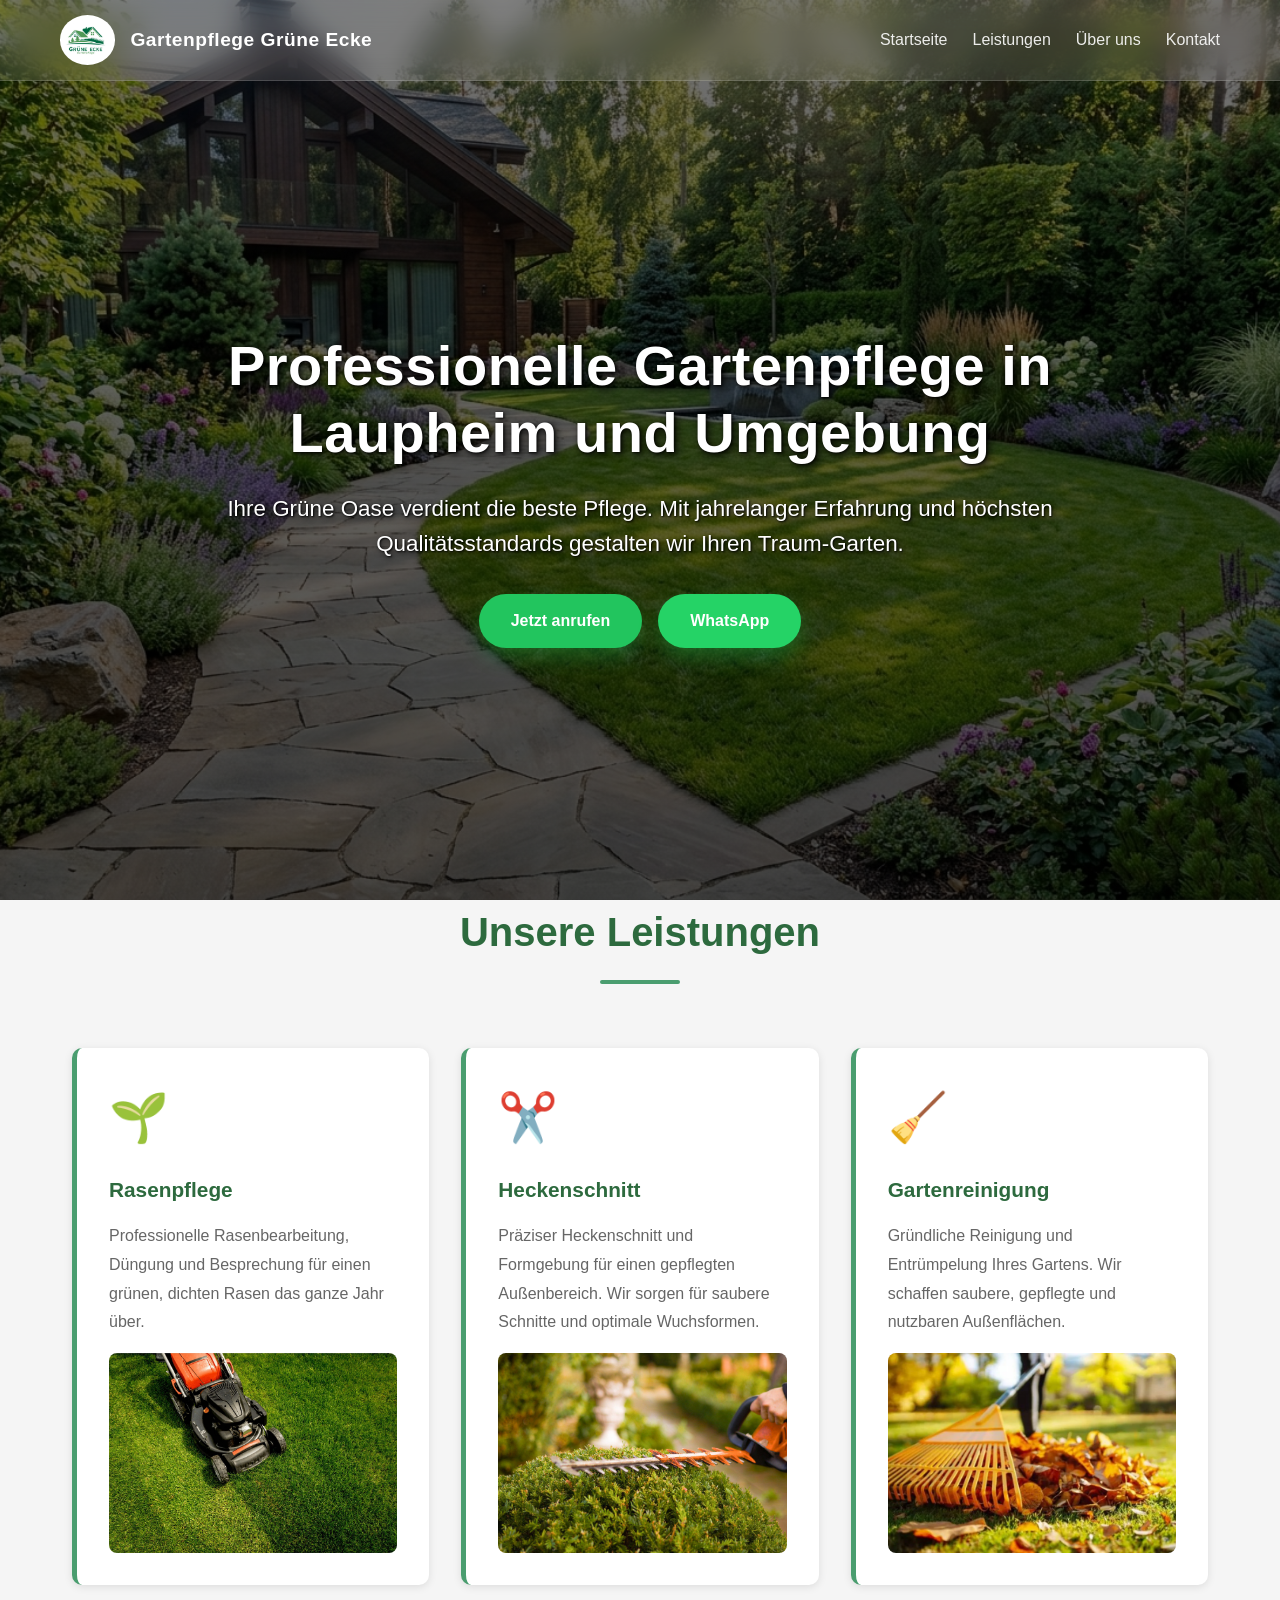
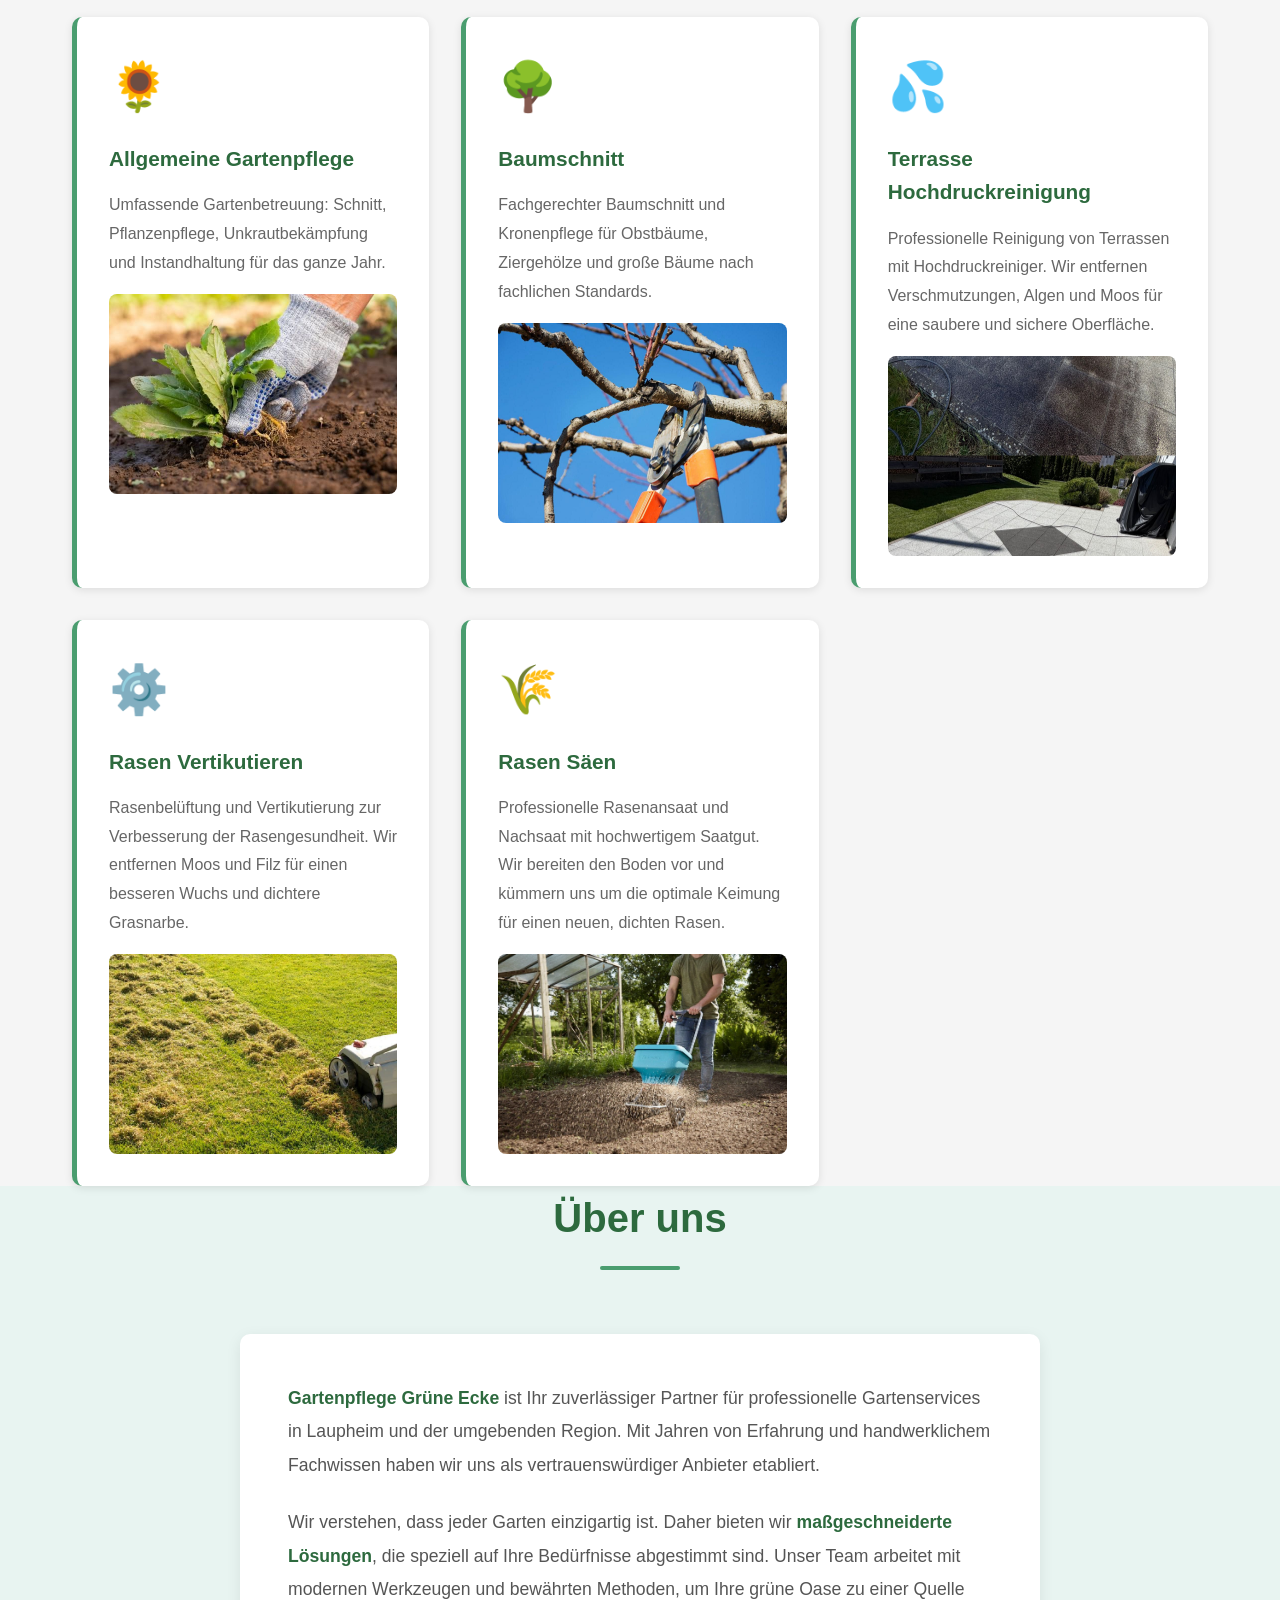
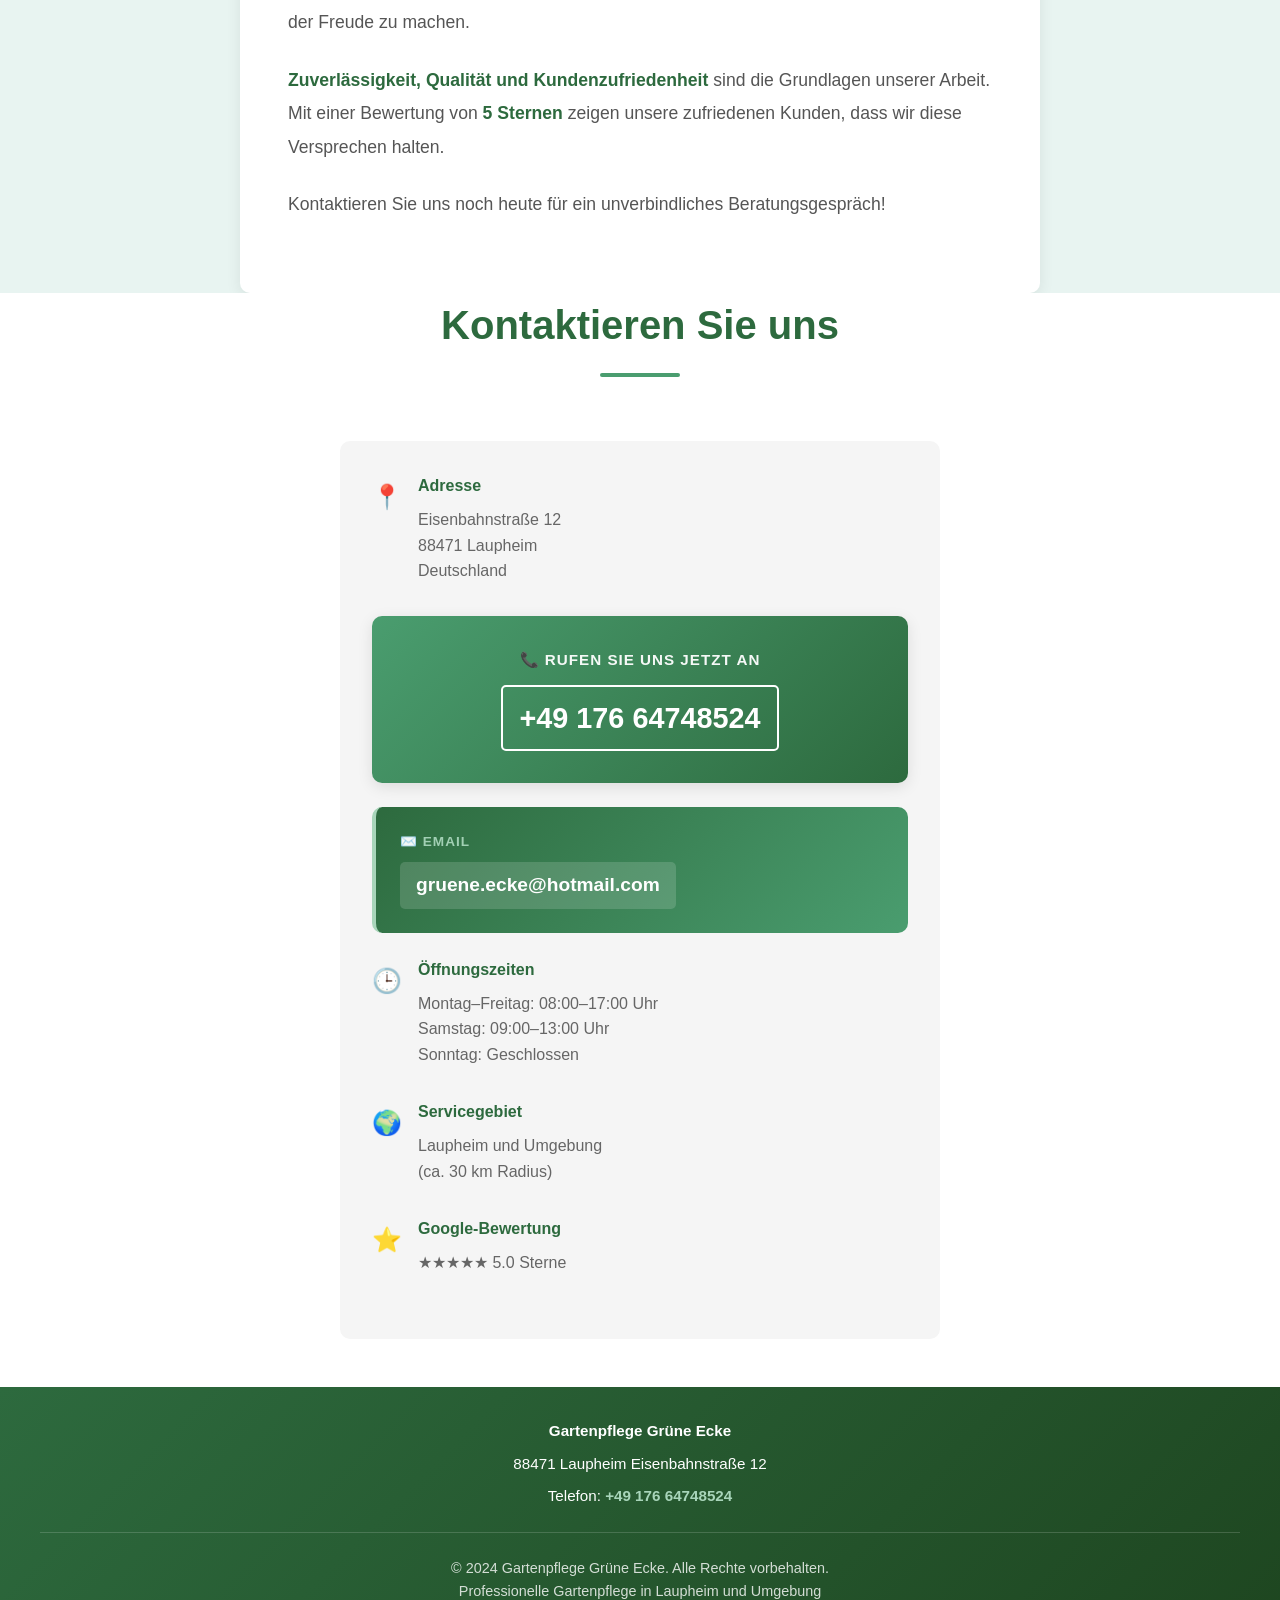
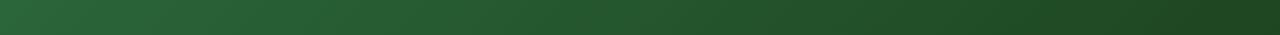
<file: index.html>
<!doctype html>
<html lang="de">
  <head>
    <meta charset="UTF-8" />
    <meta name="viewport" content="width=device-width, initial-scale=1.0" />
    <link rel="icon" type="image/png" href="/photos/newLogo.png" />
    <title>
      Gartenpflege Grüne Ecke - Professionelle Gartenservices in Laupheim
    </title>

    <link rel="stylesheet" href="styles.css" />
  </head>
  <body>
    <!-- ========== Header mit Navigation ========== -->
    <header>
      <div class="header-container">
        <div class="logo">
          <img src="photos/newLogo.png" alt="Grüne Ecke Logo" />
          <h6>Gartenpflege Grüne Ecke</h6>
        </div>
        <nav>
          <button class="menu-toggle" id="menuToggle">☰</button>
          <ul id="navMenu">
            <li><a href="#startseite">Startseite</a></li>
            <li><a href="#leistungen">Leistungen</a></li>
            <li><a href="#uber-uns">Über uns</a></li>
            <li><a href="#kontakt">Kontakt</a></li>
          </ul>
        </nav>
      </div>
    </header>

    <!-- ========== Hero Section ========== -->
    <section class="hero" id="startseite">
      <div class="hero-content">
        <h1>Professionelle Gartenpflege in Laupheim und Umgebung</h1>
        <p>
          Ihre Grüne Oase verdient die beste Pflege. Mit jahrelanger Erfahrung
          und höchsten Qualitätsstandards gestalten wir Ihren Traum-Garten.
        </p>
        <div class="button-group">
          <a href="tel:+4917664748524" class="cta-button">Jetzt anrufen</a>
          <a
            href="https://wa.me/4917664748524"
            class="whatsapp-button"
            target="_blank"
            >WhatsApp</a
          >
        </div>
      </div>
    </section>

    <!-- ========== Services / Leistungen ========== -->
    <section class="services" id="leistungen">
      <div class="container">
        <h2 class="section-title">Unsere Leistungen</h2>
        <div class="services-grid">
          <!-- Service 1: Rasenpflege -->
          <div class="service-card">
            <div class="service-icon">🌱</div>
            <h3>Rasenpflege</h3>
            <p>
              Professionelle Rasenbearbeitung, Düngung und Besprechung für einen
              grünen, dichten Rasen das ganze Jahr über.
            </p>
            <img
              src="photos/Rasenpflege.jpeg"
              alt="Rasenpflege"
              class="service-image"
            />
          </div>

          <!-- Service 2: Heckenschnitt -->
          <div class="service-card">
            <div class="service-icon">✂️</div>
            <h3>Heckenschnitt</h3>
            <p>
              Präziser Heckenschnitt und Formgebung für einen gepflegten
              Außenbereich. Wir sorgen für saubere Schnitte und optimale
              Wuchsformen.
            </p>
            <img
              src="photos/Heckenschnitt.jpeg"
              alt="Heckenschnitt"
              class="service-image"
            />
          </div>

          <!-- Service 3: Gartenreinigung -->
          <div class="service-card">
            <div class="service-icon">🧹</div>
            <h3>Gartenreinigung</h3>
            <p>
              Gründliche Reinigung und Entrümpelung Ihres Gartens. Wir schaffen
              saubere, gepflegte und nutzbaren Außenflächen.
            </p>
            <img
              src="photos/Gartenreinigung.jpeg"
              alt="Gartenreinigung"
              class="service-image"
            />
          </div>

          <!-- Service 5: Allgemeine Gartenpflege -->
          <div class="service-card">
            <div class="service-icon">🌻</div>
            <h3>Allgemeine Gartenpflege</h3>
            <p>
              Umfassende Gartenbetreuung: Schnitt, Pflanzenpflege,
              Unkrautbekämpfung und Instandhaltung für das ganze Jahr.
            </p>
            <img
              src="photos/Allgemeine Gartenpflege.jpeg"
              alt="Allgemeine Gartenpflege"
              class="service-image"
            />
          </div>

          <!-- Zusätzlicher Service -->
          <div class="service-card">
            <div class="service-icon">🌳</div>
            <h3>Baumschnitt</h3>
            <p>
              Fachgerechter Baumschnitt und Kronenpflege für Obstbäume,
              Ziergehölze und große Bäume nach fachlichen Standards.
            </p>
            <img
              src="photos/Baumachnitt.jpeg"
              alt="Baumschnitt"
              class="service-image"
            />
          </div>

          <!-- Service 6: Terrasse washen -->
          <div class="service-card">
            <div class="service-icon">💦</div>
            <h3>Terrasse Hochdruckreinigung</h3>
            <p>
              Professionelle Reinigung von Terrassen mit Hochdruckreiniger. Wir
              entfernen Verschmutzungen, Algen und Moos für eine saubere und
              sichere Oberfläche.
            </p>
            <img
              src="photos/Terrasse mit Hochdruckreiniger waschen.jpeg"
              alt="Terrasse Hochdruckreinigung"
              class="service-image"
            />
          </div>

          <!-- Service 7: Rasen vertikutieren -->
          <div class="service-card">
            <div class="service-icon">⚙️</div>
            <h3>Rasen Vertikutieren</h3>
            <p>
              Rasenbelüftung und Vertikutierung zur Verbesserung der
              Rasengesundheit. Wir entfernen Moos und Filz für einen besseren
              Wuchs und dichtere Grasnarbe.
            </p>
            <img
              src="photos/Rasen vertikutieren.jpeg"
              alt="Rasen Vertikutieren"
              class="service-image"
            />
          </div>

          <!-- Service 8: Rasen säen -->
          <div class="service-card">
            <div class="service-icon">🌾</div>
            <h3>Rasen Säen</h3>
            <p>
              Professionelle Rasenansaat und Nachsaat mit hochwertigem Saatgut.
              Wir bereiten den Boden vor und kümmern uns um die optimale Keimung
              für einen neuen, dichten Rasen.
            </p>
            <img
              src="photos/Rasen säen.jpeg"
              alt="Rasen Säen"
              class="service-image"
            />
          </div>
        </div>
      </div>
    </section>

    <!-- ========== About / Über uns ========== -->
    <section class="about" id="uber-uns">
      <div class="container">
        <h2 class="section-title">Über uns</h2>
        <div class="about-content">
          <p>
            <strong>Gartenpflege Grüne Ecke</strong> ist Ihr zuverlässiger
            Partner für professionelle Gartenservices in Laupheim und der
            umgebenden Region. Mit Jahren von Erfahrung und handwerklichem
            Fachwissen haben wir uns als vertrauenswürdiger Anbieter etabliert.
          </p>
          <p>
            Wir verstehen, dass jeder Garten einzigartig ist. Daher bieten wir
            <strong>maßgeschneiderte Lösungen</strong>, die speziell auf Ihre
            Bedürfnisse abgestimmt sind. Unser Team arbeitet mit modernen
            Werkzeugen und bewährten Methoden, um Ihre grüne Oase zu einer
            Quelle der Freude zu machen.
          </p>
          <p>
            <strong>Zuverlässigkeit, Qualität und Kundenzufriedenheit</strong>
            sind die Grundlagen unserer Arbeit. Mit einer Bewertung von
            <strong>5 Sternen</strong> zeigen unsere zufriedenen Kunden, dass
            wir diese Versprechen halten.
          </p>
          <p>
            Kontaktieren Sie uns noch heute für ein unverbindliches
            Beratungsgespräch!
          </p>
        </div>
      </div>
    </section>

    <!-- ========== Contact / Kontakt ========== -->
    <section class="contact" id="kontakt">
      <div class="container">
        <h2 class="section-title">Kontaktieren Sie uns</h2>
        <div class="contact-wrapper">
          <!-- Kontaktinformationen -->
          <div class="contact-info">
            <div class="contact-item">
              <div class="contact-icon">📍</div>
              <div class="contact-text">
                <h4>Adresse</h4>

                <p>Eisenbahnstraße 12<br />88471 Laupheim<br />Deutschland</p>
              </div>
            </div>

            <div class="phone-highlight">
              <h3>📞 Rufen Sie uns jetzt an</h3>
              <a href="tel:+4917664748524">+49 176 64748524</a>
            </div>

            <div class="email-highlight">
              <h4>✉️ Email</h4>
              <a href="mailto:gruene.ecke@hotmail.com"
                >gruene.ecke@hotmail.com</a
              >
            </div>

            <div class="contact-item">
              <div class="contact-icon">🕒</div>
              <div class="contact-text">
                <h4>Öffnungszeiten</h4>
                <p>
                  Montag–Freitag: 08:00–17:00 Uhr<br />Samstag: 09:00–13:00
                  Uhr<br />Sonntag: Geschlossen
                </p>
              </div>
            </div>

            <div class="contact-item">
              <div class="contact-icon">🌍</div>
              <div class="contact-text">
                <h4>Servicegebiet</h4>
                <p>Laupheim und Umgebung<br />(ca. 30 km Radius)</p>
              </div>
            </div>

            <div class="contact-item">
              <div class="contact-icon">⭐</div>
              <div class="contact-text">
                <h4>Google-Bewertung</h4>
                <p>★★★★★ 5.0 Sterne</p>
              </div>
            </div>
          </div>
        </div>
      </div>
    </section>

    <!-- ========== Footer ========== -->
    <footer>
      <div class="footer-content">
        <div class="footer-contact">
          <p><strong>Gartenpflege Grüne Ecke</strong></p>
          <p>88471 Laupheim Eisenbahnstraße 12</p>
          <p>
            Telefon:
            <a
              href="tel:+4917664748524"
              class="phone-link"
              style="color: var(--light-green)"
              >+49 176 64748524</a
            >
          </p>
        </div>
        <div class="footer-copyright">
          <p>&copy; 2024 Gartenpflege Grüne Ecke. Alle Rechte vorbehalten.</p>
          <p>Professionelle Gartenpflege in Laupheim und Umgebung</p>
        </div>
      </div>
    </footer>

    <script>
      /* ========== Mobile Menu Toggle ========== */
      const menuToggle = document.getElementById("menuToggle");
      const navMenu = document.getElementById("navMenu");

      menuToggle.addEventListener("click", function () {
        navMenu.classList.toggle("active");
      });

      // Menu ausblenden, wenn ein Link geklickt wird
      const navLinks = navMenu.querySelectorAll("a");
      navLinks.forEach((link) => {
        link.addEventListener("click", function () {
          navMenu.classList.remove("active");
        });
      });

      /* ========== Smooth Scrolling für Navigationslinks ========== */
      document.querySelectorAll('a[href^="#"]').forEach((anchor) => {
        anchor.addEventListener("click", function (e) {
          e.preventDefault();
          const target = document.querySelector(this.getAttribute("href"));
          if (target) {
            target.scrollIntoView({
              behavior: "smooth",
              block: "start",
            });
          }
        });
      });

      /* ========== CTA Button Functionality ========== */
      document
        .querySelector(".cta-button")
        .addEventListener("click", function (e) {
          // Link führt direkt zu Telefon, aber wir können auch Analytics hinzufügen
          console.log("CTA Button clicked - Calling: +49 176 64748524");
        });
    </script>
  </body>
</html>
</file>
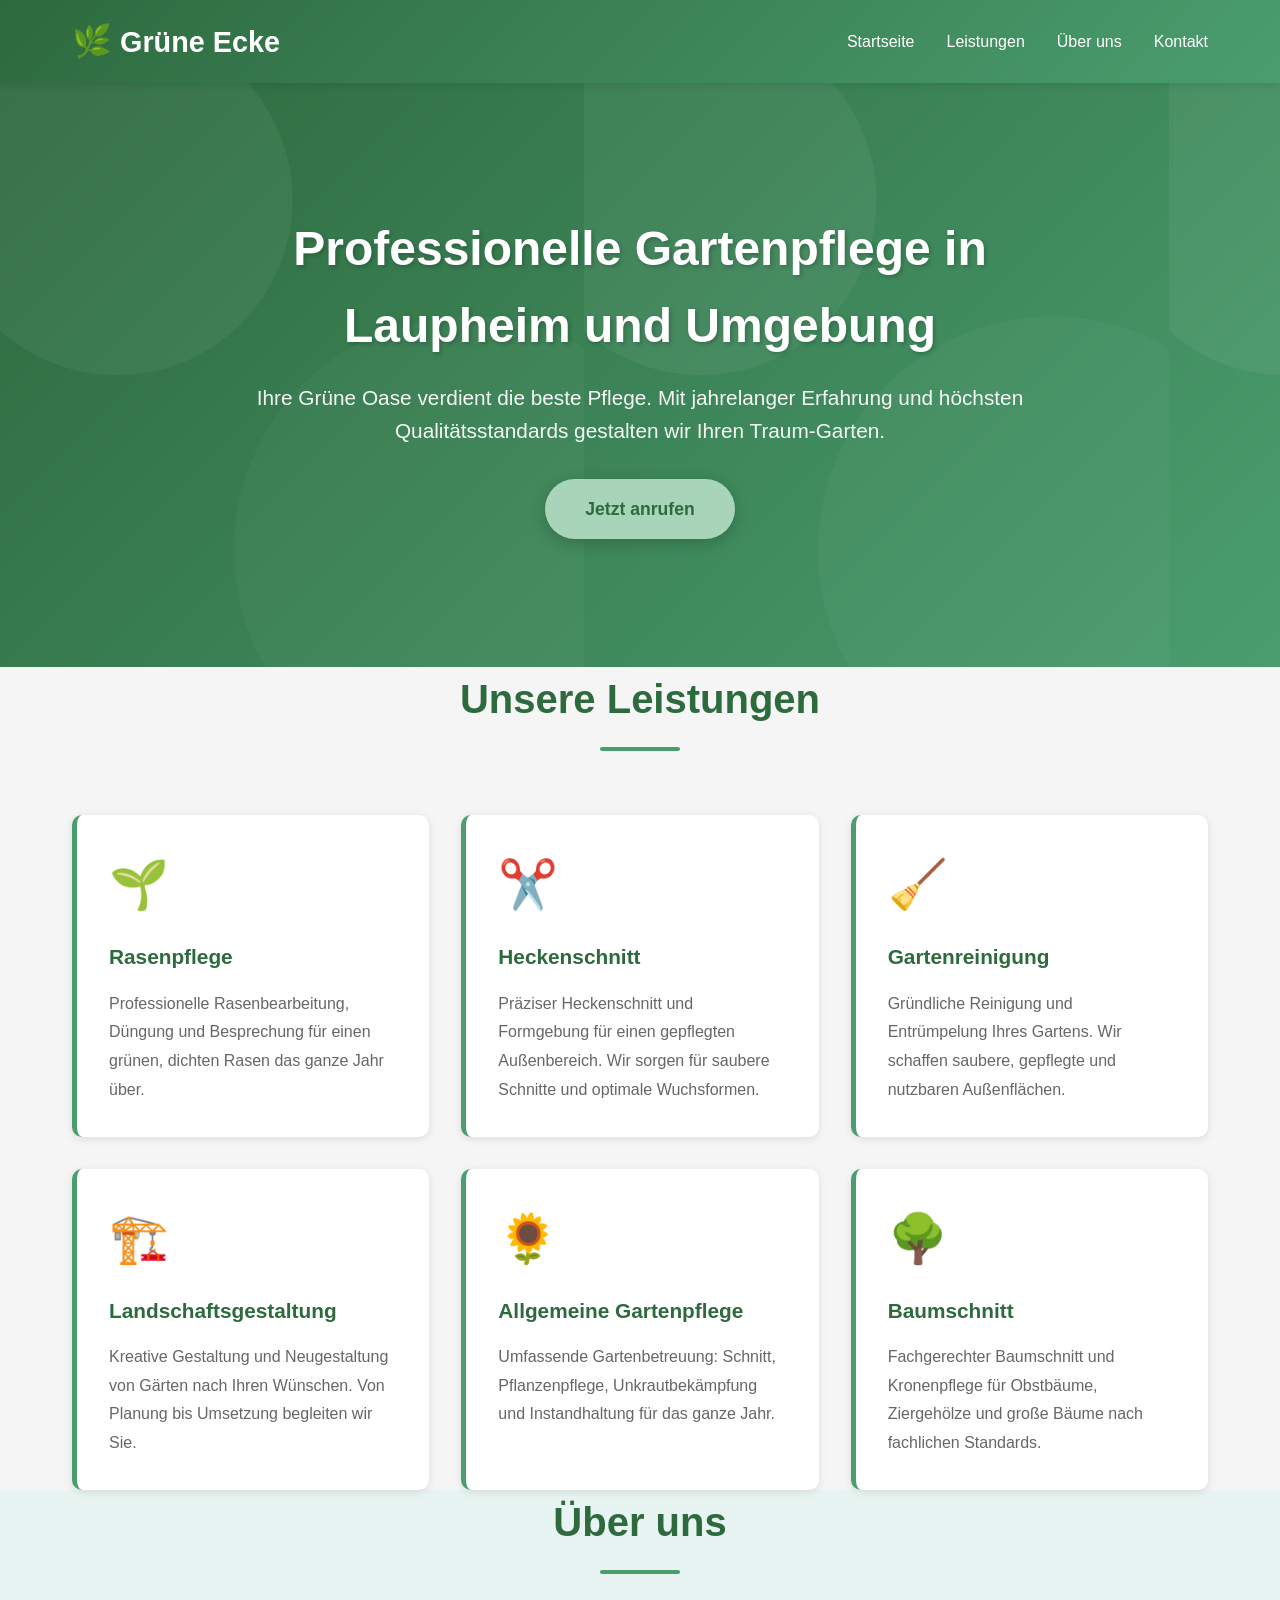
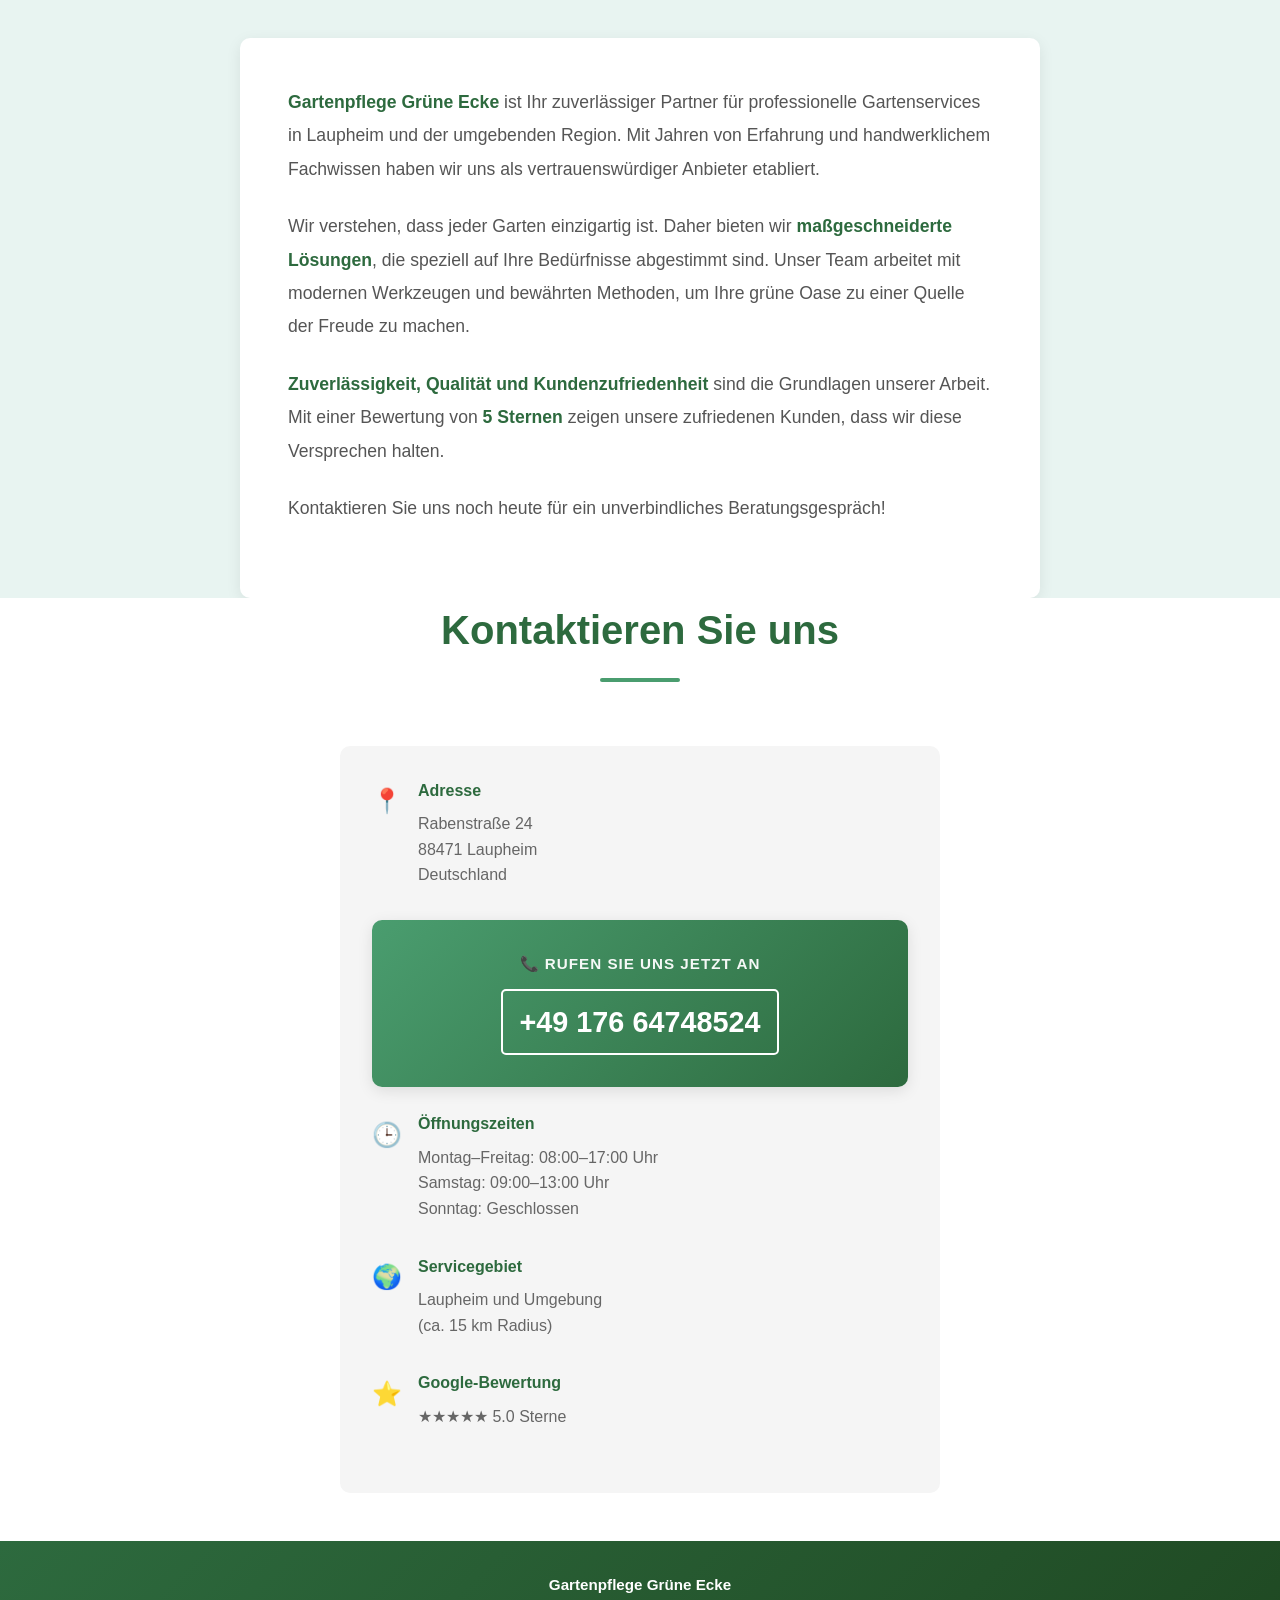
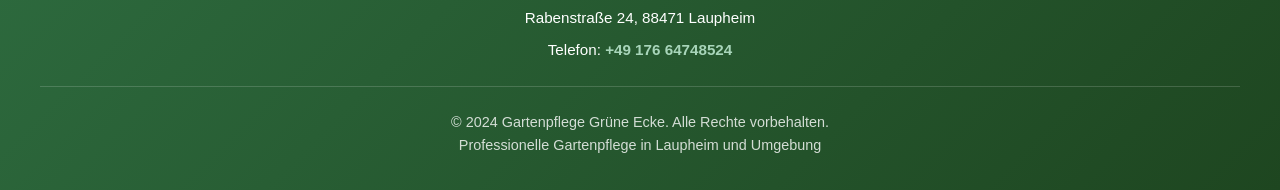
<file: gruneecke.html>
<!doctype html>
<html lang="de">
  <head>
    <meta charset="UTF-8" />
    <meta name="viewport" content="width=device-width, initial-scale=1.0" />
    <title>
      Gartenpflege Grüne Ecke - Professionelle Gartenservices in Laupheim
    </title>

    <style>
      /* ========== CSS Reset und Basis-Styling ========== */
      * {
        margin: 0;
        padding: 0;
        box-sizing: border-box;
      }

      :root {
        /* Grüne Farbpalette */
        --primary-green: #2d6a3e;
        --secondary-green: #4a9d6f;
        --light-green: #a8d5ba;
        --pale-green: #e8f4f1;
        --accent-green: #1e4620;

        /* Zusätzliche Farben */
        --white: #ffffff;
        --dark-gray: #333333;
        --light-gray: #f5f5f5;
        --border-gray: #e0e0e0;
      }

      body {
        font-family: "Segoe UI", Tahoma, Geneva, Verdana, sans-serif;
        line-height: 1.6;
        color: var(--dark-gray);
        background-color: var(--white);
      }

      /* ========== Header und Navigation ========== */
      header {
        background: linear-gradient(
          135deg,
          var(--primary-green) 0%,
          var(--secondary-green) 100%
        );
        color: var(--white);
        padding: 1rem 0;
        position: sticky;
        top: 0;
        z-index: 1000;
        box-shadow: 0 2px 8px rgba(0, 0, 0, 0.1);
      }

      .header-container {
        max-width: 1200px;
        margin: 0 auto;
        padding: 0 2rem;
        display: flex;
        justify-content: space-between;
        align-items: center;
      }

      .logo {
        font-size: 1.8rem;
        font-weight: bold;
        display: flex;
        align-items: center;
        gap: 0.5rem;
      }

      .logo::before {
        content: "🌿";
        font-size: 2rem;
      }

      nav ul {
        list-style: none;
        display: flex;
        gap: 2rem;
      }

      nav a {
        color: var(--white);
        text-decoration: none;
        transition:
          color 0.3s ease,
          opacity 0.3s ease;
        font-weight: 500;
      }

      nav a:hover {
        color: var(--light-green);
        opacity: 0.9;
      }

      .menu-toggle {
        display: none;
        background: none;
        border: none;
        color: var(--white);
        font-size: 1.5rem;
        cursor: pointer;
      }

      /* ========== Hero Section ========== */
      .hero {
        background: linear-gradient(
          135deg,
          var(--primary-green) 0%,
          var(--secondary-green) 100%
        );
        color: var(--white);
        padding: 8rem 2rem;
        text-align: center;
        position: relative;
        overflow: hidden;
      }

      .hero::before {
        content: "";
        position: absolute;
        top: 0;
        left: 0;
        right: 0;
        bottom: 0;
        background: url('data:image/svg+xml,<svg xmlns="http://www.w3.org/2000/svg" viewBox="0 0 100 100"><circle cx="20" cy="20" r="30" fill="rgba(255,255,255,0.05)"/><circle cx="80" cy="80" r="40" fill="rgba(255,255,255,0.03)"/></svg>');
        animation: float 6s ease-in-out infinite;
      }

      @keyframes float {
        0%,
        100% {
          transform: translateY(0px);
        }
        50% {
          transform: translateY(-20px);
        }
      }

      .hero-content {
        position: relative;
        z-index: 1;
        max-width: 800px;
        margin: 0 auto;
        animation: fadeInDown 0.8s ease-out;
      }

      @keyframes fadeInDown {
        from {
          opacity: 0;
          transform: translateY(-30px);
        }
        to {
          opacity: 1;
          transform: translateY(0);
        }
      }

      .hero h1 {
        font-size: 3rem;
        margin-bottom: 1rem;
        font-weight: bold;
        text-shadow: 2px 2px 4px rgba(0, 0, 0, 0.2);
      }

      .hero p {
        font-size: 1.3rem;
        margin-bottom: 2rem;
        opacity: 0.95;
      }

      .cta-button {
        background-color: var(--light-green);
        color: var(--primary-green);
        padding: 1rem 2.5rem;
        font-size: 1.1rem;
        border: none;
        border-radius: 50px;
        cursor: pointer;
        font-weight: bold;
        transition: all 0.3s ease;
        display: inline-block;
        text-decoration: none;
        box-shadow: 0 4px 15px rgba(0, 0, 0, 0.2);
      }

      .cta-button:hover {
        background-color: var(--white);
        transform: translateY(-2px);
        box-shadow: 0 6px 20px rgba(0, 0, 0, 0.3);
      }

      .cta-button:active {
        transform: translateY(0);
      }

      /* ========== Allgemeiner Container ========== */
      .container {
        max-width: 1200px;
        margin: 0 auto;
        padding: 0 2rem;
      }

      .section {
        padding: 5rem 2rem;
      }

      .section-title {
        font-size: 2.5rem;
        text-align: center;
        margin-bottom: 3rem;
        color: var(--primary-green);
        position: relative;
        padding-bottom: 1rem;
      }

      .section-title::after {
        content: "";
        display: block;
        width: 80px;
        height: 4px;
        background-color: var(--secondary-green);
        margin: 1rem auto 0;
        border-radius: 2px;
      }

      /* ========== Services Section ========== */
      .services {
        background-color: var(--light-gray);
      }

      .services-grid {
        display: grid;
        grid-template-columns: repeat(auto-fit, minmax(280px, 1fr));
        gap: 2rem;
        margin-top: 3rem;
      }

      .service-card {
        background: var(--white);
        padding: 2rem;
        border-radius: 10px;
        box-shadow: 0 2px 8px rgba(0, 0, 0, 0.1);
        transition: all 0.3s ease;
        border-left: 5px solid var(--secondary-green);
      }

      .service-card:hover {
        transform: translateY(-5px);
        box-shadow: 0 8px 20px rgba(0, 0, 0, 0.15);
        border-left-color: var(--light-green);
      }

      .service-icon {
        font-size: 3rem;
        margin-bottom: 1rem;
      }

      .service-card h3 {
        color: var(--primary-green);
        margin-bottom: 1rem;
        font-size: 1.3rem;
      }

      .service-card p {
        color: #666;
        line-height: 1.8;
      }

      /* ========== About Section ========== */
      .about {
        background-color: var(--pale-green);
      }

      .about-content {
        max-width: 800px;
        margin: 0 auto;
        background: var(--white);
        padding: 3rem;
        border-radius: 10px;
        box-shadow: 0 4px 15px rgba(0, 0, 0, 0.08);
      }

      .about-content p {
        font-size: 1.1rem;
        line-height: 1.9;
        color: #555;
        margin-bottom: 1.5rem;
      }

      .about-content strong {
        color: var(--primary-green);
      }

      /* ========== Contact Section ========== */
      .contact {
        background-color: var(--white);
      }

      .contact-wrapper {
        display: grid;
        grid-template-columns: 1fr;
        gap: 3rem;
        margin-top: 3rem;
        max-width: 600px;
        margin-left: auto;
        margin-right: auto;
      }
      .contact-info {
        background-color: var(--light-gray);
        padding: 2rem;
        border-radius: 10px;
      }

      .contact-item {
        margin-bottom: 2rem;
        display: flex;
        align-items: flex-start;
        gap: 1rem;
      }

      .contact-icon {
        font-size: 1.5rem;
        color: var(--secondary-green);
        margin-top: 0.3rem;
      }

      .contact-text h4 {
        color: var(--primary-green);
        margin-bottom: 0.5rem;
      }

      .contact-text p {
        color: #666;
      }

      .phone-link {
        color: var(--secondary-green);
        text-decoration: none;
        font-weight: bold;
        transition: color 0.3s ease;
      }

      .phone-link:hover {
        color: var(--primary-green);
      }

      /* ========== Phone Highlight ========== */
      .phone-highlight {
        background: linear-gradient(
          135deg,
          var(--secondary-green) 0%,
          var(--primary-green) 100%
        );
        color: var(--white);
        padding: 2rem 1.5rem;
        border-radius: 10px;
        text-align: center;
        margin: 1.5rem 0;
        box-shadow: 0 4px 15px rgba(0, 0, 0, 0.1);
      }

      .phone-highlight h3 {
        font-size: 0.95rem;
        opacity: 0.95;
        margin-bottom: 0.8rem;
        text-transform: uppercase;
        letter-spacing: 1px;
      }

      .phone-highlight a {
        display: inline-block;
        font-size: 1.8rem;
        font-weight: bold;
        color: var(--white);
        text-decoration: none;
        padding: 0.5rem 1rem;
        border-radius: 5px;
        transition: all 0.3s ease;
        border: 2px solid var(--white);
      }

      .phone-highlight a:hover {
        background-color: rgba(255, 255, 255, 0.2);
        transform: scale(1.05);
      }

      /* ========== Footer ========== */
      footer {
        background: linear-gradient(
          135deg,
          var(--primary-green) 0%,
          var(--accent-green) 100%
        );
        color: var(--white);
        text-align: center;
        padding: 2rem;
        margin-top: 3rem;
      }

      .footer-content {
        max-width: 1200px;
        margin: 0 auto;
      }

      .footer-contact {
        margin-bottom: 1.5rem;
        font-size: 0.95rem;
      }

      .footer-contact p {
        margin-bottom: 0.5rem;
      }

      .footer-copyright {
        border-top: 1px solid rgba(255, 255, 255, 0.2);
        padding-top: 1.5rem;
        opacity: 0.8;
        font-size: 0.9rem;
      }

      /* ========== Responsive Design ========== */
      @media (max-width: 768px) {
        .phone-highlight a {
          font-size: 1.5rem;
        }

        nav ul {
          display: none;
          flex-direction: column;
          gap: 1rem;
          background: var(--accent-green);
          padding: 1rem;
          position: absolute;
          top: 60px;
          left: 0;
          right: 0;
        }

        nav ul.active {
          display: flex;
        }

        .menu-toggle {
          display: block;
        }

        .hero h1 {
          font-size: 2rem;
        }

        .hero p {
          font-size: 1rem;
        }

        .hero {
          padding: 4rem 2rem;
        }

        .section-title {
          font-size: 2rem;
        }

        .services-grid {
          grid-template-columns: 1fr;
        }

        .section {
          padding: 3rem 2rem;
        }
      }

      @media (max-width: 480px) {
        .header-container {
          padding: 0 1rem;
        }

        .logo {
          font-size: 1.3rem;
        }

        .hero h1 {
          font-size: 1.5rem;
        }

        .hero {
          padding: 3rem 1rem;
        }

        .section {
          padding: 2rem 1rem;
        }

        .about-content {
          padding: 1.5rem;
        }

        .cta-button {
          padding: 0.8rem 1.5rem;
          font-size: 1rem;
        }
      }
    </style>
  </head>
  <body>
    <!-- ========== Header mit Navigation ========== -->
    <header>
      <div class="header-container">
        <div class="logo">Grüne Ecke</div>
        <nav>
          <button class="menu-toggle" id="menuToggle">☰</button>
          <ul id="navMenu">
            <li><a href="#startseite">Startseite</a></li>
            <li><a href="#leistungen">Leistungen</a></li>
            <li><a href="#uber-uns">Über uns</a></li>
            <li><a href="#kontakt">Kontakt</a></li>
          </ul>
        </nav>
      </div>
    </header>

    <!-- ========== Hero Section ========== -->
    <section class="hero" id="startseite">
      <div class="hero-content">
        <h1>Professionelle Gartenpflege in Laupheim und Umgebung</h1>
        <p>
          Ihre Grüne Oase verdient die beste Pflege. Mit jahrelanger Erfahrung
          und höchsten Qualitätsstandards gestalten wir Ihren Traum-Garten.
        </p>
        <a href="tel:+491766474852" class="cta-button">Jetzt anrufen</a>
      </div>
    </section>

    <!-- ========== Services / Leistungen ========== -->
    <section class="services" id="leistungen">
      <div class="container">
        <h2 class="section-title">Unsere Leistungen</h2>
        <div class="services-grid">
          <!-- Service 1: Rasenpflege -->
          <div class="service-card">
            <div class="service-icon">🌱</div>
            <h3>Rasenpflege</h3>
            <p>
              Professionelle Rasenbearbeitung, Düngung und Besprechung für einen
              grünen, dichten Rasen das ganze Jahr über.
            </p>
          </div>

          <!-- Service 2: Heckenschnitt -->
          <div class="service-card">
            <div class="service-icon">✂️</div>
            <h3>Heckenschnitt</h3>
            <p>
              Präziser Heckenschnitt und Formgebung für einen gepflegten
              Außenbereich. Wir sorgen für saubere Schnitte und optimale
              Wuchsformen.
            </p>
          </div>

          <!-- Service 3: Gartenreinigung -->
          <div class="service-card">
            <div class="service-icon">🧹</div>
            <h3>Gartenreinigung</h3>
            <p>
              Gründliche Reinigung und Entrümpelung Ihres Gartens. Wir schaffen
              saubere, gepflegte und nutzbaren Außenflächen.
            </p>
          </div>

          <!-- Service 4: Landschaftsgestaltung -->
          <div class="service-card">
            <div class="service-icon">🏗️</div>
            <h3>Landschaftsgestaltung</h3>
            <p>
              Kreative Gestaltung und Neugestaltung von Gärten nach Ihren
              Wünschen. Von Planung bis Umsetzung begleiten wir Sie.
            </p>
          </div>

          <!-- Service 5: Allgemeine Gartenpflege -->
          <div class="service-card">
            <div class="service-icon">🌻</div>
            <h3>Allgemeine Gartenpflege</h3>
            <p>
              Umfassende Gartenbetreuung: Schnitt, Pflanzenpflege,
              Unkrautbekämpfung und Instandhaltung für das ganze Jahr.
            </p>
          </div>

          <!-- Zusätzlicher Service -->
          <div class="service-card">
            <div class="service-icon">🌳</div>
            <h3>Baumschnitt</h3>
            <p>
              Fachgerechter Baumschnitt und Kronenpflege für Obstbäume,
              Ziergehölze und große Bäume nach fachlichen Standards.
            </p>
          </div>
        </div>
      </div>
    </section>

    <!-- ========== About / Über uns ========== -->
    <section class="about" id="uber-uns">
      <div class="container">
        <h2 class="section-title">Über uns</h2>
        <div class="about-content">
          <p>
            <strong>Gartenpflege Grüne Ecke</strong> ist Ihr zuverlässiger
            Partner für professionelle Gartenservices in Laupheim und der
            umgebenden Region. Mit Jahren von Erfahrung und handwerklichem
            Fachwissen haben wir uns als vertrauenswürdiger Anbieter etabliert.
          </p>
          <p>
            Wir verstehen, dass jeder Garten einzigartig ist. Daher bieten wir
            <strong>maßgeschneiderte Lösungen</strong>, die speziell auf Ihre
            Bedürfnisse abgestimmt sind. Unser Team arbeitet mit modernen
            Werkzeugen und bewährten Methoden, um Ihre grüne Oase zu einer
            Quelle der Freude zu machen.
          </p>
          <p>
            <strong>Zuverlässigkeit, Qualität und Kundenzufriedenheit</strong>
            sind die Grundlagen unserer Arbeit. Mit einer Bewertung von
            <strong>5 Sternen</strong> zeigen unsere zufriedenen Kunden, dass
            wir diese Versprechen halten.
          </p>
          <p>
            Kontaktieren Sie uns noch heute für ein unverbindliches
            Beratungsgespräch!
          </p>
        </div>
      </div>
    </section>

    <!-- ========== Contact / Kontakt ========== -->
    <section class="contact" id="kontakt">
      <div class="container">
        <h2 class="section-title">Kontaktieren Sie uns</h2>
        <div class="contact-wrapper">
          <!-- Kontaktinformationen -->
          <div class="contact-info">
            <div class="contact-item">
              <div class="contact-icon">📍</div>
              <div class="contact-text">
                <h4>Adresse</h4>
                <p>Rabenstraße 24<br />88471 Laupheim<br />Deutschland</p>
              </div>
            </div>

            <div class="phone-highlight">
              <h3>📞 Rufen Sie uns jetzt an</h3>
              <a href="tel:+491766474852">+49 176 64748524</a>
            </div>

            <div class="contact-item">
              <div class="contact-icon">🕒</div>
              <div class="contact-text">
                <h4>Öffnungszeiten</h4>
                <p>
                  Montag–Freitag: 08:00–17:00 Uhr<br />Samstag: 09:00–13:00
                  Uhr<br />Sonntag: Geschlossen
                </p>
              </div>
            </div>

            <div class="contact-item">
              <div class="contact-icon">🌍</div>
              <div class="contact-text">
                <h4>Servicegebiet</h4>
                <p>Laupheim und Umgebung<br />(ca. 15 km Radius)</p>
              </div>
            </div>

            <div class="contact-item">
              <div class="contact-icon">⭐</div>
              <div class="contact-text">
                <h4>Google-Bewertung</h4>
                <p>★★★★★ 5.0 Sterne</p>
              </div>
            </div>
          </div>
        </div>
      </div>
    </section>

    <!-- ========== Footer ========== -->
    <footer>
      <div class="footer-content">
        <div class="footer-contact">
          <p><strong>Gartenpflege Grüne Ecke</strong></p>
          <p>Rabenstraße 24, 88471 Laupheim</p>
          <p>
            Telefon:
            <a
              href="tel:+491766474852"
              class="phone-link"
              style="color: var(--light-green)"
              >+49 176 64748524</a
            >
          </p>
        </div>
        <div class="footer-copyright">
          <p>&copy; 2024 Gartenpflege Grüne Ecke. Alle Rechte vorbehalten.</p>
          <p>Professionelle Gartenpflege in Laupheim und Umgebung</p>
        </div>
      </div>
    </footer>

    <script>
      /* ========== Mobile Menu Toggle ========== */
      const menuToggle = document.getElementById("menuToggle");
      const navMenu = document.getElementById("navMenu");

      menuToggle.addEventListener("click", function () {
        navMenu.classList.toggle("active");
      });

      // Menu ausblenden, wenn ein Link geklickt wird
      const navLinks = navMenu.querySelectorAll("a");
      navLinks.forEach((link) => {
        link.addEventListener("click", function () {
          navMenu.classList.remove("active");
        });
      });

      /* ========== Smooth Scrolling für Navigationslinks ========== */
      document.querySelectorAll('a[href^="#"]').forEach((anchor) => {
        anchor.addEventListener("click", function (e) {
          e.preventDefault();
          const target = document.querySelector(this.getAttribute("href"));
          if (target) {
            target.scrollIntoView({
              behavior: "smooth",
              block: "start",
            });
          }
        });
      });

      /* ========== CTA Button Functionality ========== */
      document
        .querySelector(".cta-button")
        .addEventListener("click", function (e) {
          // Link führt direkt zu Telefon, aber wir können auch Analytics hinzufügen
          console.log("CTA Button clicked - Calling: +49 176 64748524");
        });
    </script>
  </body>
</html>
</file>
<file: styles.css>
/* ========== CSS Reset und Basis-Styling ========== */
* {
  margin: 0;
  padding: 0;
  box-sizing: border-box;
}

:root {
  /* Grüne Farbpalette */
  --primary-green: #2d6a3e;
  --secondary-green: #4a9d6f;
  --light-green: #a8d5ba;
  --pale-green: #e8f4f1;
  --accent-green: #1e4620;

  /* Zusätzliche Farben */
  --white: #ffffff;
  --dark-gray: #333333;
  --light-gray: #f5f5f5;
  --border-gray: #e0e0e0;
}

body {
  font-family: "Segoe UI", Tahoma, Geneva, Verdana, sans-serif;
  line-height: 1.6;
  color: var(--dark-gray);
  background-color: var(--white);
}
/* --- Hero Sekcija --- */
.hero {
  position: relative;
  min-height: 100vh;

  background: url("photos/pozadina.png") no-repeat center center/cover;
  display: flex;
  align-items: center;
  justify-content: center;
  text-align: center;
  padding-top: 80px;
}

/* Overlay koji daje dubinu i čini tekst čitljivim */
.hero::before {
  content: "";
  position: absolute;
  top: 0;
  left: 0;
  width: 100%;
  height: 100%;
  background: linear-gradient(rgba(0, 0, 0, 0.55), rgba(0, 0, 0, 0.7));
  z-index: 1;
}

/* --- Navigacija popravak --- */
header {
  position: fixed;
  top: 0;
  left: 0;
  width: 100%;
  z-index: 1000;
  background: rgba(255, 255, 255, 0.1);
  backdrop-filter: blur(15px);
  -webkit-backdrop-filter: blur(15px);
  border-bottom: 1px solid rgba(255, 255, 255, 0.15);
}

.header-container {
  max-width: 1200px;
  margin: 0 auto;
  display: flex;
  justify-content: space-between;
  align-items: center;
  padding: 15px 20px;
}

.logo {
  display: flex;
  align-items: center;
  gap: 15px; /* Razmak između slike logotipa i teksta */
}

.logo img {
  height: 50px;
  border-radius: 50%; /* Da logo ne izgleda oštro ako ima bijelu pozadinu */
}

.logo h6 {
  color: white;
  font-size: 1.2rem;
  font-weight: 700;
  letter-spacing: 0.5px;
  margin: 0;
}

#navMenu {
  display: flex;
  list-style: none;
  gap: 25px;
  margin: 0;
}

#navMenu li a {
  text-decoration: none;
  color: rgba(255, 255, 255, 0.9); /* Skoro bijela za bolji kontrast */
  font-weight: 500;
  transition: 0.3s;
}

#navMenu li a:hover {
  color: #4ade80; /* Svijetlo zelena na prijelaz */
}

/* Menu Toggle Button - Mobilni meni gumb */
.menu-toggle {
  background: transparent;

  color: #ffffff;
  font-size: 1.8rem;
  padding: 10px 16px;
  border-radius: 8px;
  cursor: pointer;
  transition: all 0.3s ease;
  font-weight: 700;
  display: none;
}

.menu-toggle:hover {
  background: rgba(34, 197, 94, 1);
  border-color: rgba(74, 222, 128, 1);
  transform: scale(1.08);
  box-shadow: 0 6px 18px rgba(34, 197, 94, 0.5);
}

.menu-toggle:active {
  transform: scale(0.98);
}

/* Gumb popravak */
.button-group {
  position: relative;
  z-index: 2;
  display: flex;
  gap: 1rem;
  justify-content: center;
  flex-wrap: wrap;
}

.cta-button {
  position: relative;
  z-index: 2;
  display: inline-block;
  padding: 14px 32px;
  background: #22c55e;
  color: white;
  text-decoration: none;
  border-radius: 50px;
  font-weight: 600;
  box-shadow: 0 10px 20px rgba(34, 197, 94, 0.3);
  transition: 0.3s;
}

.cta-button:hover {
  background: #16a34a;
  box-shadow: 0 12px 24px rgba(34, 197, 94, 0.4);
  transform: translateY(-2px);
}

.whatsapp-button {
  position: relative;
  z-index: 2;
  display: inline-block;
  padding: 14px 32px;
  background: #25d366;
  color: white;
  text-decoration: none;
  border-radius: 50px;
  font-weight: 600;
  box-shadow: 0 10px 20px rgba(37, 211, 102, 0.3);
  transition: 0.3s;
}

.whatsapp-button:hover {
  background: #20ba5a;
  box-shadow: 0 12px 24px rgba(37, 211, 102, 0.4);
  transform: translateY(-2px);
}

/* Hero Content - Poboljšana vidljivost teksta */
.hero-content {
  position: relative;
  z-index: 2;
  max-width: 900px;
  margin: 0 auto;
  padding: 0 2rem;
}

.hero-content h1 {
  font-size: 3.5rem;
  font-weight: 700;
  color: #ffffff;
  margin-bottom: 1.5rem;
  text-shadow:
    3px 3px 8px rgba(0, 0, 0, 0.8),
    1px 1px 3px rgba(0, 0, 0, 0.9);
  line-height: 1.2;
  letter-spacing: 0.5px;
}

.hero-content p {
  font-size: 1.4rem;
  color: #ffffff;
  margin-bottom: 2rem;
  text-shadow:
    2px 2px 6px rgba(0, 0, 0, 0.8),
    1px 1px 2px rgba(0, 0, 0, 0.9);
  line-height: 1.6;
  font-weight: 500;
}

/* ========== Allgemeiner Container ========== */
.container {
  max-width: 1200px;
  margin: 0 auto;
  padding: 0 2rem;
}

.section {
  padding: 5rem 2rem;
}

.section-title {
  font-size: 2.5rem;
  text-align: center;
  margin-bottom: 3rem;
  color: var(--primary-green);
  position: relative;
  padding-bottom: 1rem;
}

.section-title::after {
  content: "";
  display: block;
  width: 80px;
  height: 4px;
  background-color: var(--secondary-green);
  margin: 1rem auto 0;
  border-radius: 2px;
}

/* ========== Services Section ========== */
.services {
  background-color: var(--light-gray);
}

.services-grid {
  display: grid;
  grid-template-columns: repeat(auto-fit, minmax(280px, 1fr));
  gap: 2rem;
  margin-top: 3rem;
}

.service-card {
  background: var(--white);
  padding: 2rem;
  border-radius: 10px;
  box-shadow: 0 2px 8px rgba(0, 0, 0, 0.1);
  transition: all 0.3s ease;
  border-left: 5px solid var(--secondary-green);
}

.service-card:hover {
  transform: translateY(-5px);
  box-shadow: 0 8px 20px rgba(0, 0, 0, 0.15);
  border-left-color: var(--light-green);
}

.service-icon {
  font-size: 3rem;
  margin-bottom: 1rem;
}

.service-card h3 {
  color: var(--primary-green);
  margin-bottom: 1rem;
  font-size: 1.3rem;
}

.service-card p {
  color: #666;
  line-height: 1.8;
}

.service-image {
  width: 100%;
  height: 200px;
  object-fit: cover;
  border-radius: 8px;
  margin-top: 1rem;
  display: block;
  transition:
    transform 0.3s ease,
    filter 0.3s ease;
}

.service-card:hover .service-image {
  transform: scale(1.05);
  filter: brightness(1.1);
}

/* ========== About Section ========== */
.about {
  background-color: var(--pale-green);
}

.about-content {
  max-width: 800px;
  margin: 0 auto;
  background: var(--white);
  padding: 3rem;
  border-radius: 10px;
  box-shadow: 0 4px 15px rgba(0, 0, 0, 0.08);
}

.about-content p {
  font-size: 1.1rem;
  line-height: 1.9;
  color: #555;
  margin-bottom: 1.5rem;
}

.about-content strong {
  color: var(--primary-green);
}

/* ========== Contact Section ========== */
.contact {
  background-color: var(--white);
}

.contact-wrapper {
  display: grid;
  grid-template-columns: 1fr;
  gap: 3rem;
  margin-top: 3rem;
  max-width: 600px;
  margin-left: auto;
  margin-right: auto;
}
.contact-info {
  background-color: var(--light-gray);
  padding: 2rem;
  border-radius: 10px;
}

.contact-item {
  margin-bottom: 2rem;
  display: flex;
  align-items: flex-start;
  gap: 1rem;
}

.contact-icon {
  font-size: 1.5rem;
  color: var(--secondary-green);
  margin-top: 0.3rem;
}

.contact-text h4 {
  color: var(--primary-green);
  margin-bottom: 0.5rem;
}

.contact-text p {
  color: #666;
}

.phone-link {
  color: var(--secondary-green);
  text-decoration: none;
  font-weight: bold;
  transition: color 0.3s ease;
}

.phone-link:hover {
  color: var(--primary-green);
}

/* ========== Phone Highlight ========== */
.phone-highlight {
  background: linear-gradient(
    135deg,
    var(--secondary-green) 0%,
    var(--primary-green) 100%
  );
  color: var(--white);
  padding: 2rem 1.5rem;
  border-radius: 10px;
  text-align: center;
  margin: 1.5rem 0;
  box-shadow: 0 4px 15px rgba(0, 0, 0, 0.1);
}

.phone-highlight h3 {
  font-size: 0.95rem;
  opacity: 0.95;
  margin-bottom: 0.8rem;
  text-transform: uppercase;
  letter-spacing: 1px;
}

.phone-highlight a {
  display: inline-block;
  font-size: 1.8rem;
  font-weight: bold;
  color: var(--white);
  text-decoration: none;
  padding: 0.5rem 1rem;
  border-radius: 5px;
  transition: all 0.3s ease;
  border: 2px solid var(--white);
}

.phone-highlight a:hover {
  background-color: rgba(255, 255, 255, 0.2);
  transform: scale(1.05);
}

/* ========== Email Highlight ========== */
.email-highlight {
  background: linear-gradient(135deg, #2d6a3e 0%, #4a9d6f 100%);
  color: var(--white);
  padding: 1.5rem;
  border-radius: 10px;
  margin: 1.5rem 0;
  border-left: 4px solid var(--light-green);
}

.email-highlight h4 {
  font-size: 0.85rem;
  opacity: 0.95;
  margin-bottom: 0.6rem;
  text-transform: uppercase;
  letter-spacing: 1px;
  color: var(--light-green);
}

.email-highlight a {
  display: inline-block;
  font-size: 1.2rem;
  font-weight: bold;
  color: var(--white);
  text-decoration: none;
  padding: 0.5rem 1rem;
  border-radius: 5px;
  transition: all 0.3s ease;
  background-color: rgba(255, 255, 255, 0.15);
}

.email-highlight a:hover {
  background-color: rgba(255, 255, 255, 0.3);
  text-decoration: underline;
}

/* ========== Footer ========== */
footer {
  background: linear-gradient(
    135deg,
    var(--primary-green) 0%,
    var(--accent-green) 100%
  );
  color: var(--white);
  text-align: center;
  padding: 2rem;
  margin-top: 3rem;
}

.footer-content {
  max-width: 1200px;
  margin: 0 auto;
}

.footer-contact {
  margin-bottom: 1.5rem;
  font-size: 0.95rem;
}

.footer-contact p {
  margin-bottom: 0.5rem;
}

.footer-copyright {
  border-top: 1px solid rgba(255, 255, 255, 0.2);
  padding-top: 1.5rem;
  opacity: 0.8;
  font-size: 0.9rem;
}

/* ========== Responsive Design ========== */
@media (max-width: 768px) {
  .phone-highlight a {
    font-size: 1.5rem;
  }

  #navMenu {
    display: none;
    flex-direction: column;
    gap: 1rem;
    background: var(--accent-green);
    padding: 1rem;
    position: absolute;
    top: 60px;
    left: 0;
    right: 0;
  }

  #navMenu.active {
    display: flex;
  }

  .menu-toggle {
    display: block;
  }

  .hero h1 {
    font-size: 2rem;
  }

  .hero p {
    font-size: 1rem;
  }

  .hero {
    padding: 4rem 2rem;
  }

  .section-title {
    font-size: 2rem;
  }

  .services-grid {
    grid-template-columns: 1fr;
  }

  .section {
    padding: 3rem 2rem;
  }
}

@media (max-width: 480px) {
  .header-container {
    padding: 0 1rem;
  }

  .logo {
    font-size: 1.3rem;
  }

  .hero h1 {
    font-size: 1.5rem;
  }

  .hero {
    padding: 3rem 1rem;
  }

  .section {
    padding: 2rem 1rem;
  }

  .about-content {
    padding: 1.5rem;
  }

  .cta-button {
    padding: 0.8rem 1.5rem;
    font-size: 1rem;
  }
}
</file>
